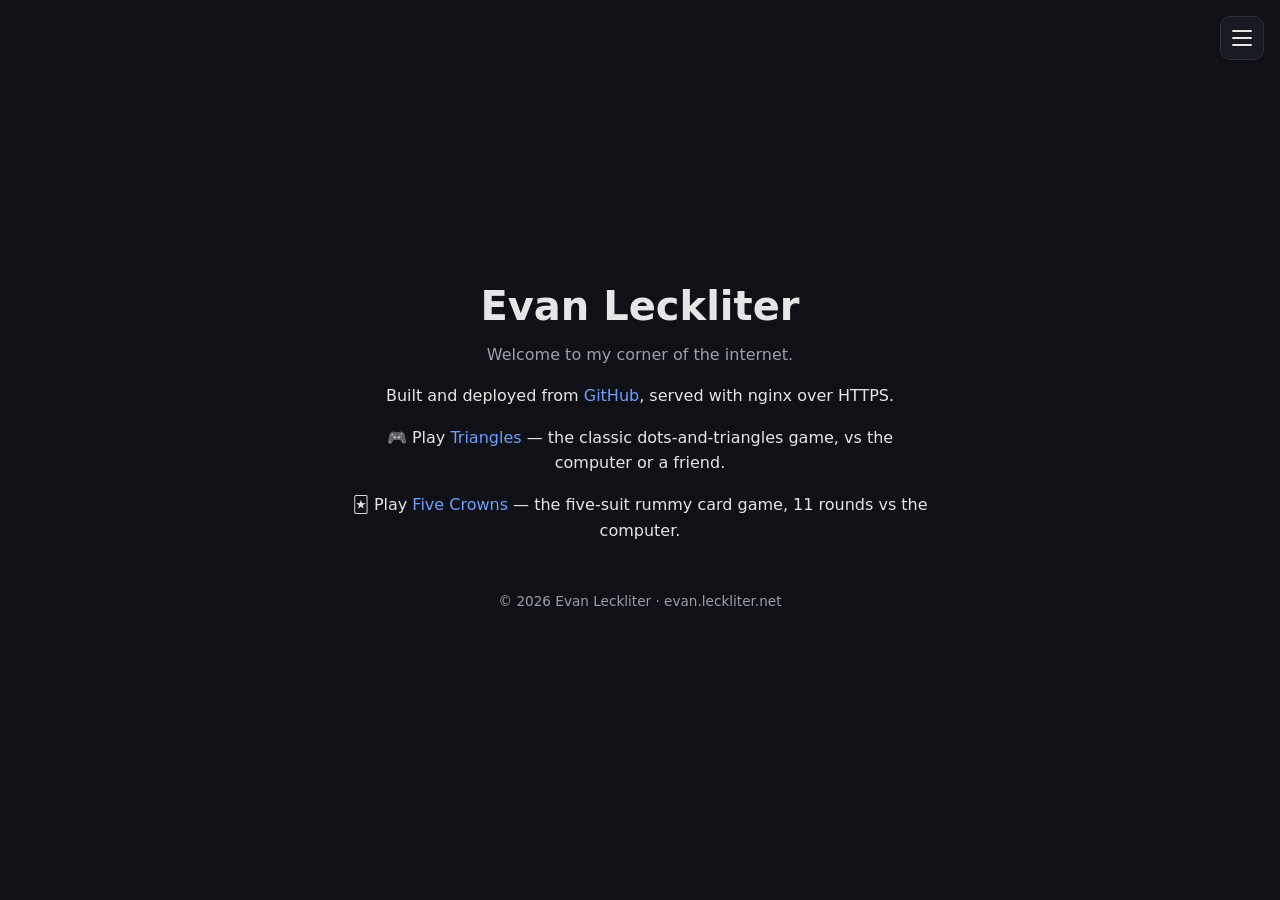
<file: index.html>
<!DOCTYPE html>
<html lang="en">
<head>
  <meta charset="UTF-8" />
  <meta name="viewport" content="width=device-width, initial-scale=1.0" />
  <title>Evan Leckliter</title>
  <meta name="description" content="Personal website of Evan Leckliter." />
  <link rel="stylesheet" href="style.css" />
  <script src="auth.js"></script>
</head>
<body>
  <button class="menu-btn" id="menuBtn" aria-label="Open menu" aria-expanded="false">
    <span></span><span></span><span></span>
  </button>

  <div class="backdrop" id="backdrop"></div>

  <aside class="drawer" id="drawer" aria-hidden="true">
    <button class="close" id="drawerClose" aria-label="Close menu">&times;</button>
    <h2>Menu</h2>
    <p class="who" id="who">Not signed in</p>
    <nav id="drawerNav"></nav>
  </aside>

  <div class="modal-back" id="modalBack">
    <div class="modal" id="modal"></div>
  </div>

  <main class="wrap">
    <header>
      <h1>Evan Leckliter</h1>
      <p class="tagline">Welcome to my corner of the internet.</p>
    </header>

    <section>
      <p>
        Built and deployed from
        <a href="https://github.com/Evan64721/Evan-pi">GitHub</a>,
        served with nginx over HTTPS.
      </p>
      <p>
        🎮 Play <a href="/triangles.html">Triangles</a> &mdash; the classic
        dots-and-triangles game, vs the computer or a friend.
      </p>
      <p>
        🃏 Play <a href="/five-crowns.html">Five Crowns</a> &mdash; the five-suit
        rummy card game, 11 rounds vs the computer.
      </p>
    </section>

    <footer>
      <p>&copy; <span id="year"></span> Evan Leckliter &middot; evan.leckliter.net</p>
    </footer>
  </main>

  <script>
    document.getElementById("year").textContent = new Date().getFullYear();
  </script>

  <script>
  (function () {
    var menuBtn = document.getElementById("menuBtn");
    var drawer = document.getElementById("drawer");
    var backdrop = document.getElementById("backdrop");
    var drawerClose = document.getElementById("drawerClose");
    var who = document.getElementById("who");
    var nav = document.getElementById("drawerNav");
    var modalBack = document.getElementById("modalBack");
    var modal = document.getElementById("modal");

    function esc(s) {
      return String(s).replace(/[&<>"']/g, function (c) {
        return { "&": "&amp;", "<": "&lt;", ">": "&gt;", '"': "&quot;", "'": "&#39;" }[c];
      });
    }

    // Cached snapshot of the last /api/me response so the Stats view doesn't
    // need to refetch.
    var state = { user: null, stats: null };

    // ---------- drawer ----------
    function openDrawer() {
      who.textContent = "Loading…";
      nav.innerHTML = "";
      renderMenu();
      drawer.classList.add("show");
      backdrop.classList.add("show");
      menuBtn.setAttribute("aria-expanded", "true");
      drawer.setAttribute("aria-hidden", "false");
    }
    function closeDrawer() {
      drawer.classList.remove("show");
      backdrop.classList.remove("show");
      menuBtn.setAttribute("aria-expanded", "false");
      drawer.setAttribute("aria-hidden", "true");
    }
    menuBtn.addEventListener("click", openDrawer);
    drawerClose.addEventListener("click", closeDrawer);
    backdrop.addEventListener("click", closeDrawer);

    // Build the menu contextually: Stats + (Login/Signup when signed out,
    // Sign out when signed in). Fetches the current session from the backend.
    function renderMenu() {
      return EvAuth.me().then(function (data) {
        state.user = data.user;
        state.stats = data.stats;
        who.textContent = data.user ? ("Signed in as " + data.user) : "Not signed in";
        nav.innerHTML = "";

        addItem("📊 Stats", showStats);
        if (data.user) {
          addItem("🚪 Sign out", function () {
            EvAuth.logout().then(renderMenu);
          });
        } else {
          addItem("🔑 Login", function () { openAuthModal("login"); });
          addItem("✨ Sign up", function () { openAuthModal("signup"); });
        }
      }).catch(function () {
        who.textContent = "Menu unavailable — is the server running?";
        nav.innerHTML = "";
        addItem("📊 Stats", showStats);
      });
    }
    function addItem(label, handler) {
      var b = document.createElement("button");
      b.textContent = label;
      b.addEventListener("click", handler);
      nav.appendChild(b);
    }

    // ---------- modal ----------
    function openModal(html) {
      modal.innerHTML = html;
      modalBack.classList.add("show");
    }
    function closeModal() { modalBack.classList.remove("show"); }
    modalBack.addEventListener("click", function (e) {
      if (e.target === modalBack) closeModal();
    });
    document.addEventListener("keydown", function (e) {
      if (e.key === "Escape") { closeModal(); closeDrawer(); }
    });

    // ---------- login / signup ----------
    function openAuthModal(mode) {
      var isSignup = mode === "signup";
      openModal(
        '<h2>' + (isSignup ? "Sign up" : "Login") + '</h2>' +
        '<label for="u">Username</label>' +
        '<input id="u" type="text" autocomplete="username" />' +
        '<label for="p">Password</label>' +
        '<input id="p" type="password" autocomplete="' +
          (isSignup ? "new-password" : "current-password") + '" />' +
        '<p class="err" id="err"></p>' +
        '<div class="actions">' +
          '<button id="cancel">Cancel</button>' +
          '<button class="primary" id="go">' +
            (isSignup ? "Create account" : "Login") + '</button>' +
        '</div>'
      );
      var uEl = document.getElementById("u");
      var pEl = document.getElementById("p");
      var err = document.getElementById("err");
      uEl.focus();

      function submit() {
        err.textContent = "";
        var go = document.getElementById("go");
        go.disabled = true;
        var p = isSignup ? EvAuth.signup(uEl.value, pEl.value)
                         : EvAuth.login(uEl.value, pEl.value);
        p.then(function () {
          closeModal();
          renderMenu();
        }).catch(function (ex) {
          err.textContent = ex.message;
          go.disabled = false;
        });
      }
      document.getElementById("go").addEventListener("click", submit);
      document.getElementById("cancel").addEventListener("click", closeModal);
      pEl.addEventListener("keydown", function (e) { if (e.key === "Enter") submit(); });
    }

    // ---------- stats ----------
    function showStats() {
      if (!state.user || !state.stats) {
        openModal(
          '<h2>Stats</h2>' +
          '<p class="stats-empty">Log in or sign up to track your win rate per game.</p>' +
          '<div class="actions"><button class="primary" id="ok">OK</button></div>'
        );
        document.getElementById("ok").addEventListener("click", closeModal);
        return;
      }

      var user = state.user;
      var stats = state.stats;
      var rows = stats.map(function (s) {
        var rate = s.games ? s.winRate.toFixed(0) + "%" : "—";
        var detail = s.games
          ? (s.wins + " win" + (s.wins === 1 ? "" : "s") + " / " +
             s.games + " game" + (s.games === 1 ? "" : "s"))
          : "No games played yet";
        return (
          '<div class="stat-row">' +
            '<div class="game">' + esc(s.label) + '</div>' +
            '<div class="rate">' + rate + '</div>' +
            '<div class="detail">' + detail + '</div>' +
          '</div>'
        );
      }).join("");

      openModal(
        '<h2>Stats — ' + esc(user) + '</h2>' +
        '<div class="stats-grid">' + rows + '</div>' +
        '<div class="actions"><button class="primary" id="ok">Done</button></div>'
      );
      document.getElementById("ok").addEventListener("click", closeModal);
    }
  })();
  </script>
</body>
</html>
</file>
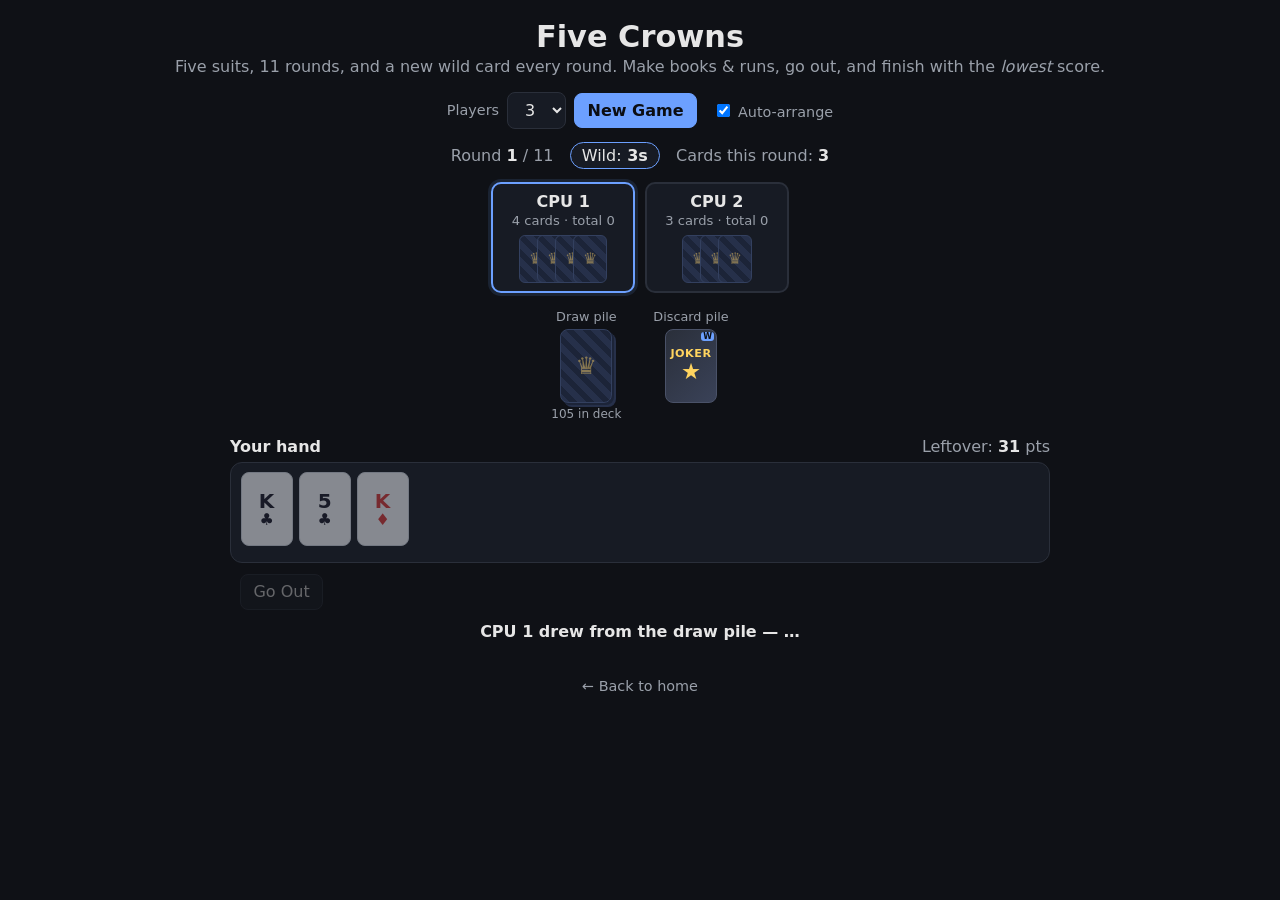
<file: five-crowns.html>
<!DOCTYPE html>
<html lang="en">
<head>
<meta charset="UTF-8" />
<meta name="viewport" content="width=device-width, initial-scale=1.0" />
<title>Five Crowns &middot; Evan Leckliter</title>
<meta name="description" content="Five Crowns — the five-suit rummy card game. Play vs the computer across 11 rounds." />
<script src="auth.js"></script>
<style>
  :root{ --bg:#0f1116; --fg:#e6e6e6; --muted:#9aa0aa; --line:#2a2f3a; --panel:#171b24; --accent:#6ca0ff; }
  *{ box-sizing:border-box; }
  body{ margin:0; min-height:100vh; font-family:system-ui,-apple-system,"Segoe UI",Roboto,sans-serif;
        background:var(--bg); color:var(--fg); padding:1.2rem 1rem 3rem; display:flex; flex-direction:column; align-items:center; }
  h1{ font-size:1.9rem; margin:0 0 .15rem; }
  .sub{ color:var(--muted); margin:0 0 1rem; text-align:center; }
  .controls{ display:flex; flex-wrap:wrap; gap:.5rem; justify-content:center; align-items:center; margin-bottom:.8rem; }
  .controls label{ color:var(--muted); font-size:.9rem; }
  select,button{ font:inherit; color:var(--fg); background:var(--panel); border:1px solid var(--line); border-radius:8px; padding:.45rem .8rem; cursor:pointer; }
  button.primary{ background:var(--accent); color:#0b0d12; border-color:var(--accent); font-weight:600; }
  button:disabled{ opacity:.4; cursor:default; }
  button:not(:disabled):hover{ border-color:var(--accent); }
  .roundbar{ display:flex; gap:1rem; align-items:center; justify-content:center; flex-wrap:wrap; margin-bottom:.8rem; color:var(--muted); }
  .roundbar b{ color:var(--fg); }
  .wildbadge{ display:inline-flex; align-items:center; gap:.35rem; background:var(--panel); border:1px solid var(--accent); border-radius:20px; padding:.2rem .7rem; color:var(--fg); }
  .opponents{ display:flex; gap:.6rem; flex-wrap:wrap; justify-content:center; margin-bottom:1rem; }
  .opp{ background:var(--panel); border:2px solid var(--line); border-radius:10px; padding:.5rem .8rem; min-width:9rem; text-align:center; }
  .opp.turn{ border-color:var(--accent); box-shadow:0 0 0 3px rgba(108,160,255,.12); }
  .opp.out{ border-color:#5fd48a; }
  .opp .nm{ font-weight:600; } .opp .meta{ color:var(--muted); font-size:.82rem; margin-top:.15rem; }
  .table{ display:flex; gap:2rem; align-items:center; justify-content:center; margin-bottom:1rem; }
  .pile{ text-align:center; }
  .pile .lbl{ color:var(--muted); font-size:.8rem; margin-bottom:.3rem; }
  .card{ width:52px; height:74px; border-radius:8px; background:#f4f6fb; color:#111; display:inline-flex; flex-direction:column; align-items:center; justify-content:center; position:relative; border:1px solid #cfd5df; user-select:none; font-weight:700; }
  .card .rk{ font-size:1.25rem; line-height:1; } .card .su{ font-size:1rem; line-height:1.1; }
  .card.red{ color:#d63a3a; } .card.dark{ color:#1a1a2a; } .card.gold{ color:#c8901a; }
  .card.joker{ background:linear-gradient(135deg,#2a2f3a,#3a4258); color:#ffd45f; border-color:#4a5268; }
  .card.joker .rk{ font-size:.7rem; letter-spacing:.5px; } .card.joker .su{ font-size:1.4rem; }
  .card.back{ background:repeating-linear-gradient(45deg,#26304a,#26304a 6px,#1c2438 6px,#1c2438 12px); border-color:#33405f; color:transparent; }
  .card.back .emblem{ color:#d7b45e; opacity:.55; font-size:1.5rem; }
  .card.stack{ box-shadow:2px 2px 0 #1c2438,4px 4px 0 #26304a; }
  .card.mini{ width:34px; height:48px; border-radius:6px; font-weight:700; }
  .card.mini .rk{ font-size:.85rem; } .card.mini .su{ font-size:.68rem; }
  .card.mini.joker .rk{ font-size:.5rem; } .card.mini.joker .su{ font-size:.9rem; }
  .card.mini.back .emblem{ font-size:1rem; }
  .opp{ max-width:300px; }
  .oppcards{ display:flex; flex-wrap:wrap; gap:5px 7px; justify-content:center; margin-top:.45rem; }
  .oppgrp{ display:inline-flex; gap:2px; }
  .oppfan{ display:flex; justify-content:center; margin-top:.4rem; padding-left:16px; }
  .oppfan .card{ margin-left:-16px; }
  .card.clickable{ cursor:pointer; } .card.clickable:hover{ transform:translateY(-4px); transition:transform .1s; box-shadow:0 4px 10px rgba(0,0,0,.4); }
  .card .wbadge{ position:absolute; top:2px; right:2px; background:var(--accent); color:#0b0d12; font-size:.5rem; font-weight:700; border-radius:3px; padding:0 2px; }
  .pilecount{ color:var(--muted); font-size:.75rem; margin-top:.25rem; }
  .handwrap{ width:100%; max-width:820px; }
  .handhdr{ display:flex; justify-content:space-between; align-items:center; margin-bottom:.4rem; flex-wrap:wrap; gap:.5rem; }
  .hand{ display:flex; flex-wrap:wrap; gap:6px; padding:.6rem; background:var(--panel); border:1px solid var(--line); border-radius:12px; min-height:92px; }
  .hand .card{ margin-bottom:6px; }
  .grp0{ box-shadow:0 3px 0 #6ca0ff; } .grp1{ box-shadow:0 3px 0 #ff7a59; } .grp2{ box-shadow:0 3px 0 #5fd48a; }
  .grp3{ box-shadow:0 3px 0 #c78cff; } .grp4{ box-shadow:0 3px 0 #ffd45f; } .grp5{ box-shadow:0 3px 0 #4ad6c8; }
  .dead{ opacity:.5; }
  .actions{ display:flex; gap:.6rem; align-items:center; margin-top:.7rem; flex-wrap:wrap; }
  .leftover{ color:var(--muted); } .leftover b{ color:var(--fg); }
  #status{ margin:.8rem 0; min-height:1.3rem; font-weight:600; text-align:center; }
  a.back{ color:var(--muted); text-decoration:none; margin-top:1.4rem; font-size:.9rem; } a.back:hover{ color:var(--accent); text-decoration:underline; }
  .overlay{ position:fixed; inset:0; background:rgba(8,10,14,.72); display:none; align-items:center; justify-content:center; z-index:20; }
  .overlay.show{ display:flex; }
  .modal{ background:var(--panel); border:1px solid var(--line); border-radius:14px; padding:1.4rem 1.6rem; max-width:460px; width:92%; text-align:center; }
  .modal h2{ margin:.1rem 0 1rem; }
  .modal table{ width:100%; border-collapse:collapse; margin-bottom:1rem; }
  .modal td,.modal th{ padding:.35rem .5rem; text-align:left; border-bottom:1px solid var(--line); }
  .modal td.n{ text-align:right; } .modal tr.win td{ color:#5fd48a; font-weight:700; }
  .confetti{ position:fixed; inset:0; pointer-events:none; z-index:25; }
</style>
</head>
<body>
  <h1>Five Crowns</h1>
  <p class="sub">Five suits, 11 rounds, and a new wild card every round. Make books &amp; runs, go out, and finish with the <em>lowest</em> score.</p>

  <div class="controls">
    <label for="players">Players</label>
    <select id="players">
      <option value="2">2</option><option value="3" selected>3</option><option value="4">4</option>
      <option value="5">5</option><option value="6">6</option><option value="7">7</option>
    </select>
    <button id="newgame" class="primary">New Game</button>
    <label style="margin-left:.5rem;"><input type="checkbox" id="autoarr" checked /> Auto-arrange</label>
  </div>

  <div class="roundbar">
    <span>Round <b id="roundno">1</b> / 11</span>
    <span class="wildbadge">Wild: <b id="wildlbl">3s</b></span>
    <span>Cards this round: <b id="cardno">3</b></span>
  </div>

  <div class="opponents" id="opponents"></div>

  <div class="table">
    <div class="pile"><div class="lbl">Draw pile</div><div id="drawpile"></div><div class="pilecount" id="drawcount"></div></div>
    <div class="pile"><div class="lbl">Discard pile</div><div id="discardpile"></div><div class="pilecount">&nbsp;</div></div>
  </div>

  <div class="handwrap">
    <div class="handhdr">
      <span style="font-weight:600;">Your hand</span>
      <span class="leftover">Leftover: <b id="leftover">0</b> pts</span>
    </div>
    <div class="hand" id="hand"></div>
    <div class="actions">
      <span id="hint" class="leftover"></span>
      <button id="goout" disabled>Go Out</button>
    </div>
  </div>

  <div id="status"></div>
  <a class="back" href="/">&larr; Back to home</a>

  <div class="overlay" id="overlay"><div class="modal" id="modal"></div></div>
  <canvas class="confetti" id="confetti" width="10" height="10" style="display:none;"></canvas>

<script>
(function(){
/* ============ ENGINE (unit-tested separately) ============ */
function wildRank(round){ if(round<=8) return round+2; if(round===9) return null; if(round===10) return 12; return 13; }
function isWild(c,round){ if(c.joker) return true; const w=wildRank(round); return w!==null && c.rank===w; }
function cardPoints(c,round){ if(c.joker) return 50; if(isWild(c,round)) return 20; return c.rank; }
function bestMeld(cards,round){
  const nat=[],wild=[];
  for(const c of cards)(isWild(c,round)?wild:nat).push(c);
  const m=nat.length, natPts=nat.map(c=>cardPoints(c,round)), W=wild.length;
  const wvalsAsc=wild.map(c=>cardPoints(c,round)).sort((a,b)=>a-b);
  const cheapestLeft=wr=>{let s=0;for(let t=0;t<wr;t++)s+=wvalsAsc[t];return s;};
  const melds=[]; const byRank={};
  nat.forEach((c,i)=>{(byRank[c.rank]=byRank[c.rank]||[]).push(i);});
  for(const R in byRank){ const list=byRank[R],cnt=list.length;
    for(let sub=1;sub<(1<<cnt);sub++){ let mask=0,sz=0;
      for(let b=0;b<cnt;b++) if(sub&(1<<b)){mask|=(1<<list[b]);sz++;}
      const kMin=Math.max(0,3-sz); if(kMin<=W) melds.push({natMask:mask,kMin,book:true}); } }
  const bySuit={}; nat.forEach((c,i)=>{(bySuit[c.suit]=bySuit[c.suit]||[]).push(i);});
  for(const S in bySuit){ const rmap={};
    bySuit[S].forEach(i=>{(rmap[nat[i].rank]=rmap[nat[i].rank]||[]).push(i);});
    for(let lo=3;lo<=13;lo++) for(let hi=lo+2;hi<=13;hi++){
      let combos=[{mask:0,natCount:0,k:0}],ok=true;
      for(let r=lo;r<=hi;r++){ const opts=[]; if(rmap[r]) for(const idx of rmap[r]) opts.push({idx}); opts.push({wild:true});
        const next=[]; for(const cb of combos) for(const o of opts){
          if(o.wild){ if(cb.k+1<=W) next.push({mask:cb.mask,natCount:cb.natCount,k:cb.k+1}); }
          else next.push({mask:cb.mask|(1<<o.idx),natCount:cb.natCount+1,k:cb.k}); }
        combos=next; if(!combos.length){ok=false;break;} }
      if(!ok) continue;
      for(const cb of combos) if(cb.natCount>=1&&cb.k<=W) melds.push({natMask:cb.mask,kMin:cb.k,book:false}); } }
  const byLow=Array.from({length:Math.max(1,m)},()=>[]);
  for(const md of melds){ let i=0; while(!(md.natMask&(1<<i)))i++; byLow[i].push(md); }
  const memo=new Map();
  function solve(mask,wr){
    if(mask===0) return wr>=3?0:cheapestLeft(wr);
    const key=mask*(W+1)+wr, cached=memo.get(key); if(cached!==undefined) return cached;
    let i=0; while(!(mask&(1<<i)))i++;
    let best=natPts[i]+solve(mask&~(1<<i),wr);
    for(const md of byLow[i]){ if((md.natMask&mask)!==md.natMask) continue; const rest=mask&~md.natMask;
      if(md.book){ for(let k=md.kMin;k<=wr;k++){ const v=solve(rest,wr-k); if(v<best)best=v; } }
      else if(md.kMin<=wr){ const v=solve(rest,wr-md.kMin); if(v<best)best=v; } }
    memo.set(key,best); return best;
  }
  const score=solve((1<<m)-1,W);
  const groups=[]; const wildPool=wild.slice().sort((a,b)=>cardPoints(b,round)-cardPoints(a,round));
  const natCardsOf=mask=>{const out=[];for(let b=0;b<m;b++) if(mask&(1<<b)) out.push(nat[b]); return out;};
  function rebuild(mask,wr){
    if(mask===0){ if(wr>=3){ groups.push({cards:wildPool.splice(0,wr),type:'book'}); return []; } return wildPool.splice(0,wr); }
    let i=0; while(!(mask&(1<<i)))i++; const target=solve(mask,wr);
    if(natPts[i]+solve(mask&~(1<<i),wr)===target) return [nat[i],...rebuild(mask&~(1<<i),wr)];
    for(const md of byLow[i]){ if((md.natMask&mask)!==md.natMask) continue; const rest=mask&~md.natMask;
      if(md.book){ for(let k=md.kMin;k<=wr;k++) if(solve(rest,wr-k)===target){
        groups.push({cards:[...natCardsOf(md.natMask),...wildPool.splice(0,k)],type:'book'}); return rebuild(rest,wr-k); } }
      else if(md.kMin<=wr&&solve(rest,wr-md.kMin)===target){
        groups.push({cards:[...natCardsOf(md.natMask),...wildPool.splice(0,md.kMin)],type:'run'}); return rebuild(rest,wr-md.kMin); } }
    return [nat[i],...rebuild(mask&~(1<<i),wr)];
  }
  const deadwood=rebuild((1<<m)-1,W);
  return {score,groups,deadwood};
}
function canGoOut(hand,round){ for(let i=0;i<hand.length;i++){ const rest=hand.slice(0,i).concat(hand.slice(i+1)); if(bestMeld(rest,round).score===0) return i; } return -1; }

/* ============ CARD HELPERS ============ */
const SUIT=[{ch:'♥',cls:'red'},{ch:'♠',cls:'dark'},{ch:'♣',cls:'dark'},{ch:'♦',cls:'red'},{ch:'★',cls:'gold'}];
function rankStr(r){ return r===11?'J':r===12?'Q':r===13?'K':(''+r); }
let uid=0;
function buildDeck(){ const d=[]; for(let deck=0;deck<2;deck++){ for(let s=0;s<5;s++) for(let r=3;r<=13;r++) d.push({id:uid++,joker:false,suit:s,rank:r}); for(let j=0;j<3;j++) d.push({id:uid++,joker:true,suit:-1,rank:0}); } return d; }
function shuffle(a){ for(let i=a.length-1;i>0;i--){ const j=Math.floor(Math.random()*(i+1)); [a[i],a[j]]=[a[j],a[i]]; } return a; }
function wildLabel(round){ const w=wildRank(round); if(w===null) return 'Jokers'; return rankStr(w)+'s'; }

/* ============ GAME STATE ============ */
const G={ n:3, players:[], round:1, dealer:0, current:0, draw:[], discard:[], phase:'idle', outPlayer:-1, auto:true, drewThisTurn:false };
const $=id=>document.getElementById(id);

function newGame(){
  G.n=+$('players').value; G.round=1; G.dealer=0; G.auto=$('autoarr').checked;
  G.players=[]; for(let i=0;i<G.n;i++) G.players.push({name:i===0?'You':'CPU '+i, isHuman:i===0, hand:[], cum:0, roundScore:null, out:false});
  hideOverlay(); startRound();
}
function startRound(){
  const need=G.round+2;
  const deck=shuffle(buildDeck());
  G.players.forEach(p=>{ p.hand=[]; p.out=false; p.roundScore=null; });
  for(let k=0;k<need;k++) for(let i=0;i<G.n;i++){ const idx=(G.dealer+1+i)%G.n; G.players[idx].hand.push(deck.pop()); }
  G.discard=[deck.pop()]; G.draw=deck;
  G.outPlayer=-1; G.current=(G.dealer+1)%G.n; G.phase='draw'; G.drewThisTurn=false; G.turnCount=0;
  renderAll(); beginTurn();
}
function beginTurn(){
  if(G.phase==='over') return;
  const p=G.players[G.current];
  G.phase='draw'; G.drewThisTurn=false;
  setStatus((p.isHuman?'Your':p.name+"'s")+' turn — draw a card');
  renderAll();
  if(!p.isHuman) setTimeout(cpuTurn,700);
}
function ensureDraw(){ if(G.draw.length===0){ const top=G.discard.pop(); G.draw=shuffle(G.discard); G.discard=[top]; setStatus('Draw pile empty — the discard pile is reshuffled back into the deck.'); return true; } return false; }
function playerDraw(source){
  const p=G.players[G.current];
  ensureDraw();
  const card = source==='discard'? G.discard.pop() : G.draw.pop();
  p.hand.push(card); G.drewThisTurn=true; G.phase='discard';
  setStatus((p.isHuman?'You':p.name)+' drew from the '+source+' pile — '+(p.isHuman?'now discard one card':'…'));
  renderAll();
}
function doDiscard(card, goingOut){
  const p=G.players[G.current];
  const idx=p.hand.findIndex(c=>c.id===card.id); if(idx<0) return;
  p.hand.splice(idx,1); G.discard.push(card);
  if(goingOut){ p.out=true; G.outPlayer=G.current; setStatus((p.isHuman?'You':p.name)+' went out!'); }
  endTurn();
}
function endTurn(){
  G.turnCount=(G.turnCount||0)+1;
  G.current=(G.current+1)%G.n;
  if(G.outPlayer!==-1 && G.current===G.outPlayer){ endRound(); return; }
  if(G.turnCount>600){ endRound(); return; } // safety: nobody could go out
  beginTurn();
}

/* ---- CPU ---- */
function cpuTurn(){
  const p=G.players[G.current];
  const cur=bestMeld(p.hand,G.round).score;
  // consider taking the discard top
  let take=false;
  if(G.discard.length){ const top=G.discard[G.discard.length-1]; const trial=p.hand.concat([top]);
    let bestAfter=Infinity; for(let i=0;i<trial.length;i++){ const rest=trial.slice(0,i).concat(trial.slice(i+1)); const s=bestMeld(rest,G.round).score; if(s<bestAfter)bestAfter=s; }
    if(bestAfter<cur) take=true; }
  playerDraw(take?'discard':'draw');
  setTimeout(()=>{
    // choose discard minimizing leftover; tiebreak highest points
    let bestScore=Infinity,bestCard=null,bestPts=-1;
    for(let i=0;i<p.hand.length;i++){ const c=p.hand[i]; const rest=p.hand.slice(0,i).concat(p.hand.slice(i+1));
      const s=bestMeld(rest,G.round).score; const pts=cardPoints(c,G.round);
      if(s<bestScore||(s===bestScore&&pts>bestPts)){ bestScore=s; bestCard=c; bestPts=pts; } }
    const out = bestScore===0 && G.outPlayer===-1;
    doDiscard(bestCard,out);
  },650);
}

/* ---- SCORING / ROUND END ---- */
function endRound(){
  G.phase='scoring';
  G.players.forEach(p=>{ p.roundScore = p.out ? 0 : bestMeld(p.hand,G.round).score; p.cum += p.roundScore; });
  renderAll();
  showResults();
}
function nextRound(){
  if(G.round>=11){ return; }
  G.round++; G.dealer=(G.dealer+1)%G.n; hideOverlay(); startRound();
}

/* ============ RENDERING ============ */
function cardEl(card, opts){
  opts=opts||{};
  const d=document.createElement('div'); d.className='card'; if(opts.mini) d.classList.add('mini');
  if(opts.back||card===null){ d.classList.add('back'); d.innerHTML='<span class="emblem">♛</span>'; return d; }
  if(card.joker){ d.classList.add('joker'); d.innerHTML='<span class="rk">'+(opts.mini?'JKR':'JOKER')+'</span><span class="su">★</span>'; }
  else { d.classList.add(SUIT[card.suit].cls); d.innerHTML='<span class="rk">'+rankStr(card.rank)+'</span><span class="su">'+SUIT[card.suit].ch+'</span>'; }
  if(opts.wild){ const b=document.createElement('span'); b.className='wbadge'; b.textContent='W'; d.appendChild(b); }
  if(opts.groupIdx!=null && opts.groupIdx>=0) d.classList.add('grp'+(opts.groupIdx%6));
  if(opts.dead) d.classList.add('dead');
  return d;
}
function renderAll(){
  $('roundno').textContent=G.round; $('wildlbl').textContent=wildLabel(G.round); $('cardno').textContent=G.round+2;
  // opponents
  const ob=$('opponents'); ob.innerHTML='';
  G.players.forEach((p,i)=>{ if(p.isHuman) return;
    const el=document.createElement('div'); el.className='opp'+(G.current===i&&G.phase!=='scoring'?' turn':'')+(p.out?' out':'');
    const revealed = p.out || G.phase==='scoring';
    if(revealed){
      const meld=bestMeld(p.hand,G.round);
      const lo = p.roundScore!=null ? p.roundScore : meld.score;
      el.innerHTML='<div class="nm">'+p.name+(p.out?' ✅ out':'')+'</div><div class="meta">total '+p.cum+' · leftover '+lo+'</div>';
      const wrap=document.createElement('div'); wrap.className='oppcards';
      meld.groups.forEach((g,gi)=>{ const grp=document.createElement('div'); grp.className='oppgrp';
        g.cards.forEach(c=>grp.appendChild(cardEl(c,{mini:true,wild:isWild(c,G.round),groupIdx:gi}))); wrap.appendChild(grp); });
      meld.deadwood.forEach(c=> wrap.appendChild(cardEl(c,{mini:true,wild:isWild(c,G.round),dead:true})));
      el.appendChild(wrap);
    } else {
      el.innerHTML='<div class="nm">'+p.name+'</div><div class="meta">'+p.hand.length+' cards · total '+p.cum+'</div>';
      const fan=document.createElement('div'); fan.className='oppfan';
      for(let k=0;k<p.hand.length;k++) fan.appendChild(cardEl(null,{back:true,mini:true}));
      el.appendChild(fan);
    }
    ob.appendChild(el); });
  // piles
  const dp=$('drawpile'); dp.innerHTML=''; const back=cardEl(null,{back:true}); back.classList.add('stack');
  if(humanTurn()&&G.phase==='draw'){ back.classList.add('clickable'); back.onclick=()=>playerDraw('draw'); }
  dp.appendChild(back); $('drawcount').textContent=G.draw.length+' in deck';
  const disc=$('discardpile'); disc.innerHTML='';
  if(G.discard.length){ const top=G.discard[G.discard.length-1]; const te=cardEl(top,{wild:isWild(top,G.round)});
    if(humanTurn()&&G.phase==='draw'){ te.classList.add('clickable'); te.onclick=()=>playerDraw('discard'); } disc.appendChild(te); }
  else disc.appendChild(cardEl(null,{back:true}));
  renderHand();
  // go out button
  const human=G.players[0];
  const canOut = humanTurn()&&G.phase==='discard'&&G.outPlayer===-1&&canGoOut(human.hand,G.round)>=0;
  $('goout').disabled=!canOut;
  $('hint').textContent = humanTurn()? (G.phase==='draw'?'Draw from a pile above.':'Click a card to discard'+(canOut?', or press Go Out.':'.')) : '';
}
function humanTurn(){ return G.current===0 && (G.phase==='draw'||G.phase==='discard'); }
function renderHand(){
  const human=G.players[0]; const he=$('hand'); he.innerHTML='';
  const meld=bestMeld(human.hand,G.round);
  $('leftover').textContent=meld.score;
  // map card id -> group index
  const gmap={}; meld.groups.forEach((g,gi)=>g.cards.forEach(c=>gmap[c.id]=gi));
  let order;
  if(G.auto){ order=[]; meld.groups.forEach(g=>g.cards.forEach(c=>order.push(c))); meld.deadwood.forEach(c=>order.push(c)); }
  else order=human.hand.slice();
  order.forEach(card=>{
    const gi = gmap[card.id]!=null?gmap[card.id]:-1;
    const el=cardEl(card,{wild:isWild(card,G.round),groupIdx:gi,dead:gi<0});
    if(humanTurn()&&G.phase==='discard'){ el.classList.add('clickable'); }
    attachHandPointer(el,card);
    he.appendChild(el);
  });
}
// tap = discard (discard phase); drag = reorder (turns off auto-arrange)
let drag=null;
function attachHandPointer(el,card){
  el.addEventListener('pointerdown',e=>{ drag={card,x:e.clientX,y:e.clientY,moved:false,el}; try{el.setPointerCapture(e.pointerId);}catch(_){} });
  el.addEventListener('pointermove',e=>{ if(!drag||drag.card.id!==card.id) return; if(Math.hypot(e.clientX-drag.x,e.clientY-drag.y)>8) drag.moved=true; });
  el.addEventListener('pointerup',e=>{
    if(!drag||drag.card.id!==card.id){ drag=null; return; }
    if(!drag.moved){ // tap
      if(humanTurn()&&G.phase==='discard'){ const canOut=G.outPlayer===-1&&canGoOut(G.players[0].hand,G.round)>=0;
        // normal discard (Go Out is a separate button)
        doDiscard(card,false); }
    } else { // reorder within hand by pointer x
      reorderHand(card,e.clientX); }
    drag=null;
  });
}
function reorderHand(card,x){
  const human=G.players[0];
  if(G.auto){ $('autoarr').checked=false; G.auto=false; } // switch to manual order first
  const from=human.hand.findIndex(c=>c.id===card.id); if(from<0){ renderHand(); return; }
  // determine target index from card centers
  const cards=[...$('hand').children]; let to=cards.length-1;
  for(let i=0;i<cards.length;i++){ const r=cards[i].getBoundingClientRect(); if(x < r.left+r.width/2){ to=i; break; } }
  const [c]=human.hand.splice(from,1);
  if(to>from) to--; human.hand.splice(Math.max(0,Math.min(human.hand.length,to)),0,c);
  renderHand();
}

/* ============ RESULTS / OVERLAY ============ */
function showResults(){
  const over=G.round>=11;
  const sorted=[...G.players].map((p,i)=>({p,i})).sort((a,b)=>a.p.cum-b.p.cum);
  const leadCum=sorted[0].p.cum;
  let rows='';
  G.players.forEach(p=>{ rows+='<tr'+(over&&p.cum===leadCum?' class="win"':'')+'><td>'+p.name+(p.out?' ✅':'')+'</td><td class="n">'+p.roundScore+'</td><td class="n">'+p.cum+'</td></tr>'; });
  let html='';
  if(over){ const w=sorted[0].p; html='<h2>🏆 '+(w.isHuman?'You win!':w.name+' wins!')+'</h2>'; launchConfetti();
    // Record the result for the signed-in player. A tie means multiple players
    // share the lowest total; the human wins outright only if uniquely lowest.
    if(window.EvAuth){
      const humanCum=G.players.find(p=>p.isHuman).cum;
      const sharedLow=G.players.filter(p=>p.cum===leadCum).length>1;
      const outcome=(humanCum===leadCum)?(sharedLow?'tie':'win'):'loss';
      EvAuth.recordResult('five-crowns', outcome);
    }
  }
  else html='<h2>Round '+G.round+' complete</h2>';
  html+='<table><tr><th>Player</th><th class="n">Round</th><th class="n">Total</th></tr>'+rows+'</table>';
  html+= over? '<button class="primary" id="again">Play Again</button>' : '<button class="primary" id="cont">Next Round (Round '+(G.round+1)+')</button>';
  $('modal').innerHTML=html; $('overlay').classList.add('show');
  if(over){ G.phase='over'; $('again').onclick=()=>{ stopConfetti(); newGame(); }; }
  else $('cont').onclick=nextRound;
}
function hideOverlay(){ $('overlay').classList.remove('show'); stopConfetti(); }
function setStatus(t){ $('status').textContent=t; }

/* ---- confetti (game over) ---- */
let cf=null, cfId=0;
function launchConfetti(){
  const cv=$('confetti'); cv.style.display='block'; cv.width=innerWidth; cv.height=innerHeight;
  const ctx=cv.getContext('2d'); const cols=['#6ca0ff','#ff7a59','#5fd48a','#ffd45f','#c78cff','#ffffff'];
  cf=[]; for(let i=0;i<180;i++){ const ang=-Math.PI/2+(Math.random()-0.5)*2.2, spd=4+Math.random()*8;
    cf.push({x:innerWidth/2+(Math.random()-0.5)*120,y:innerHeight*0.35,vx:Math.cos(ang)*spd,vy:Math.sin(ang)*spd,
      s:4+Math.random()*6,rot:Math.random()*6.28,vr:(Math.random()-0.5)*0.4,c:cols[(Math.random()*cols.length)|0],sh:Math.random()<0.5?0:1}); }
  let frames=0;
  (function loop(){ frames++; ctx.clearRect(0,0,cv.width,cv.height);
    for(const p of cf){ p.vy+=0.15; p.vx*=0.995; p.x+=p.vx; p.y+=p.vy; p.rot+=p.vr;
      ctx.save(); ctx.translate(p.x,p.y); ctx.rotate(p.rot); ctx.fillStyle=p.c;
      if(p.sh===0) ctx.fillRect(-p.s/2,-p.s/2,p.s,p.s*0.6); else { ctx.beginPath(); ctx.arc(0,0,p.s/2,0,6.28); ctx.fill(); } ctx.restore(); }
    cf=cf.filter(p=>p.y<cv.height+30);
    if(cf.length&&frames<600) cfId=requestAnimationFrame(loop); else { cfId=0; }
  })();
}
function stopConfetti(){ if(cfId) cancelAnimationFrame(cfId); cfId=0; const cv=$('confetti'); if(cv){ cv.getContext('2d').clearRect(0,0,cv.width,cv.height); cv.style.display='none'; } }

/* ============ EVENTS ============ */
$('newgame').onclick=newGame;
$('players').onchange=newGame;
$('autoarr').onchange=()=>{ G.auto=$('autoarr').checked; renderHand(); };
$('goout').onclick=()=>{ const human=G.players[0]; const i=canGoOut(human.hand,G.round); if(i<0) return; doDiscard(human.hand[i],true); };
newGame();
})();
</script>
</body>
</html>
</file>
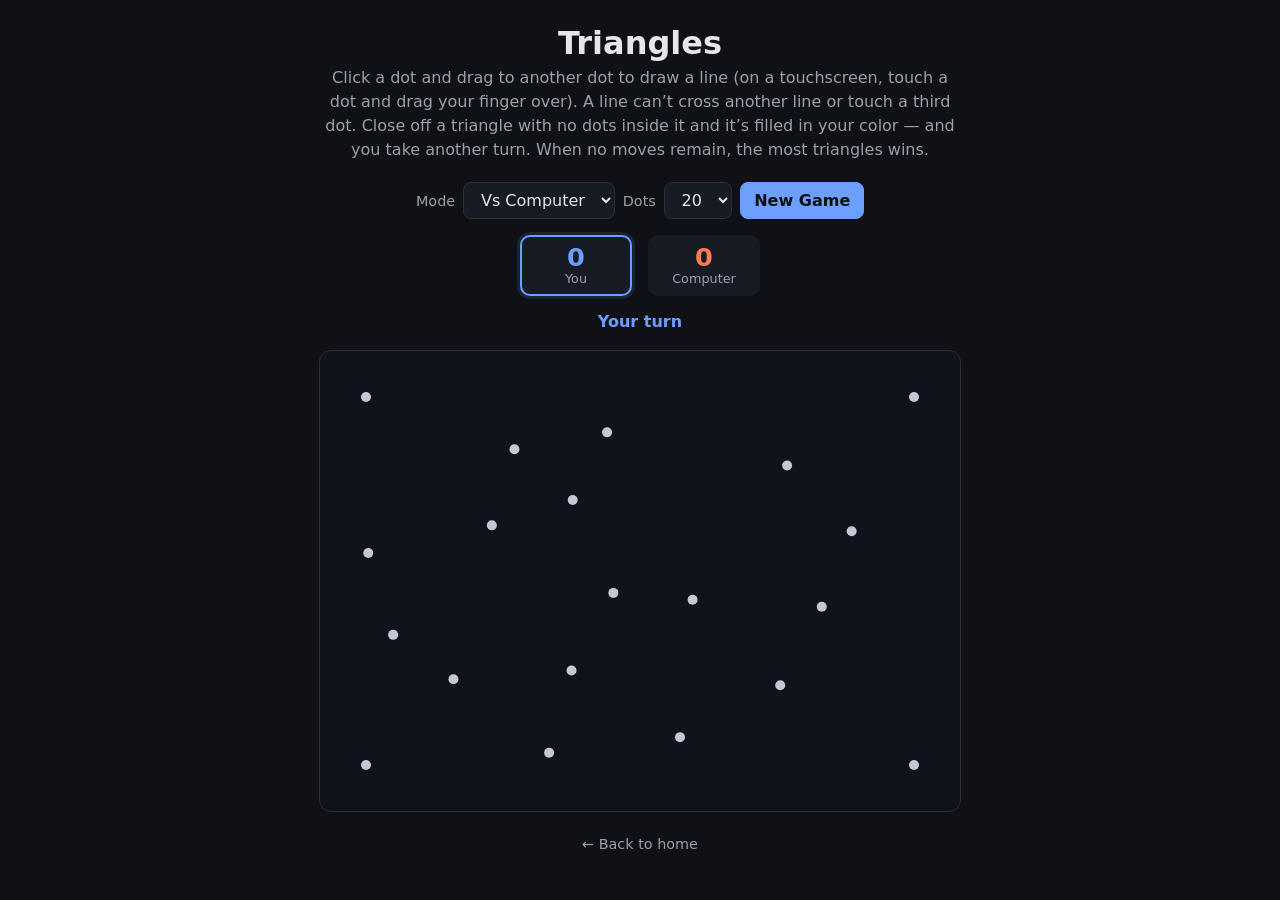
<file: triangles.html>
<!DOCTYPE html>
<html lang="en">
<head>
  <meta charset="UTF-8" />
  <meta name="viewport" content="width=device-width, initial-scale=1.0" />
  <title>Triangles &middot; Evan Leckliter</title>
  <meta name="description" content="Triangles — connect the scattered dots and claim the triangles you complete. Play vs the computer or a friend." />
  <script src="auth.js"></script>
  <style>
    :root {
      --bg: #0f1116; --fg: #e6e6e6; --muted: #9aa0aa; --line: #2a2f3a;
      --p0: #6ca0ff; --p1: #ff7a59; --accent: #6ca0ff;
    }
    * { box-sizing: border-box; }
    body {
      margin: 0; min-height: 100vh;
      display: flex; flex-direction: column; align-items: center;
      font-family: system-ui, -apple-system, "Segoe UI", Roboto, sans-serif;
      background: var(--bg); color: var(--fg); padding: 1.5rem 1rem 3rem;
    }
    h1 { font-size: 2rem; margin: 0 0 .25rem; }
    .sub { color: var(--muted); margin: 0 0 1.25rem; text-align: center; max-width: 40rem; line-height: 1.5; }
    .controls { display: flex; flex-wrap: wrap; gap: .5rem; justify-content: center; margin-bottom: 1rem; }
    .controls label { color: var(--muted); font-size: .9rem; align-self: center; }
    select, button {
      font: inherit; color: var(--fg); background: #171b24;
      border: 1px solid var(--line); border-radius: 8px; padding: .45rem .8rem; cursor: pointer;
    }
    button.primary { background: var(--accent); color: #0b0d12; border-color: var(--accent); font-weight: 600; }
    button:hover { border-color: var(--accent); }
    .scoreboard { display: flex; gap: 1rem; margin-bottom: .75rem; }
    .score { padding: .5rem 1rem; border-radius: 10px; border: 2px solid transparent; min-width: 7rem; text-align: center; background: #171b24; }
    .score.p0 { color: var(--p0); } .score.p1 { color: var(--p1); }
    .score.active { border-color: currentColor; box-shadow: 0 0 0 3px rgba(108,160,255,.12); }
    .score .num { font-size: 1.6rem; font-weight: 700; line-height: 1; }
    .score .name { font-size: .8rem; color: var(--muted); }
    #status { margin: .25rem 0 1rem; min-height: 1.4rem; font-weight: 600; }
    canvas { touch-action: none; max-width: 100%; height: auto; background: #10131a; border-radius: 12px; border: 1px solid var(--line); }
    a.back { color: var(--muted); text-decoration: none; margin-top: 1.5rem; font-size: .9rem; }
    a.back:hover { color: var(--accent); text-decoration: underline; }
  </style>
</head>
<body>
  <h1>Triangles</h1>
  <p class="sub">Click a dot and drag to another dot to draw a line (on a touchscreen, touch a dot and drag your finger over). A line can&rsquo;t cross another line or touch a third dot. Close off a triangle with no dots inside it and it&rsquo;s filled in your color &mdash; and you take another turn. When no moves remain, the most triangles wins.</p>

  <div class="controls">
    <label for="mode">Mode</label>
    <select id="mode">
      <option value="cpu">Vs Computer</option>
      <option value="2p">2 Players</option>
    </select>
    <label for="size">Dots</label>
    <select id="size">
      <option value="14">14</option>
      <option value="20" selected>20</option>
      <option value="28">28</option>
    </select>
    <button id="newgame" class="primary">New Game</button>
  </div>

  <div class="scoreboard">
    <div class="score p0" id="s0"><div class="num">0</div><div class="name">You</div></div>
    <div class="score p1" id="s1"><div class="num">0</div><div class="name">Computer</div></div>
  </div>

  <div id="status">Your turn</div>

  <canvas id="board" width="640" height="460"></canvas>

  <a class="back" href="/">&larr; Back to home</a>

  <script>
  (function () {
    const canvas = document.getElementById('board');
    const ctx = canvas.getContext('2d');
    const statusEl = document.getElementById('status');
    const s0 = document.getElementById('s0'), s1 = document.getElementById('s1');
    const modeSel = document.getElementById('mode'), sizeSel = document.getElementById('size');

    const W = 640, H = 460, M = 46, EPS = 1e-7;
    const COL = ['#6ca0ff', '#ff7a59'];
    const FILL = ['rgba(108,160,255,.30)', 'rgba(255,122,89,.30)'];

    let dots;                 // [{x,y}]
    let edgeSet;              // Set of "i,j" (i<j)
    let adj;                  // adj[i] = Set of neighbor indices
    let triangles;            // [{v:[i,j,k], owner}]
    let triKeys;             // Set of "i,j,k" already claimed
    let current, scores, mode, busy;
    let selected = null, pointer = null, dragging = false;
    let over = false, winner = -1, winMsg = '', confetti = [], animId = 0, animFrames = 0, btnRect = null;

    // ---------- geometry ----------
    function orient(a, b, c) { return (b.x - a.x) * (c.y - a.y) - (b.y - a.y) * (c.x - a.x); }
    function triArea(a, b, c) { return Math.abs(orient(a, b, c)) / 2; }
    function distToSeg(p, a, b) {
      const dx = b.x - a.x, dy = b.y - a.y, len2 = dx * dx + dy * dy || 1;
      let t = ((p.x - a.x) * dx + (p.y - a.y) * dy) / len2;
      t = Math.max(0, Math.min(1, t));
      return Math.hypot(p.x - (a.x + t * dx), p.y - (a.y + t * dy));
    }
    function properIntersect(p1, p2, p3, p4) {
      const d1 = orient(p3, p4, p1), d2 = orient(p3, p4, p2),
            d3 = orient(p1, p2, p3), d4 = orient(p1, p2, p4);
      return ((d1 > EPS && d2 < -EPS) || (d1 < -EPS && d2 > EPS)) &&
             ((d3 > EPS && d4 < -EPS) || (d3 < -EPS && d4 > EPS));
    }
    function pointInTri(p, a, b, c) {   // strictly inside
      const A = triArea(a, b, c);
      if (A < 1) return false;
      const A1 = triArea(p, b, c), A2 = triArea(a, p, c), A3 = triArea(a, b, p);
      if (A1 < 1 || A2 < 1 || A3 < 1) return false;              // on/near an edge
      return Math.abs(A1 + A2 + A3 - A) < 0.5;
    }

    const key2 = (i, j) => i < j ? i + ',' + j : j + ',' + i;
    const has = (i, j) => edgeSet.has(key2(i, j));

    // Can we legally draw a line between dots i and j?
    function legal(i, j) {
      if (i === j || has(i, j)) return false;
      const a = dots[i], b = dots[j];
      // no other dot lying on the segment
      for (let k = 0; k < dots.length; k++) {
        if (k === i || k === j) continue;
        if (distToSeg(dots[k], a, b) < 7) return false;
      }
      // must not properly cross any existing edge
      for (const e of edgeSet) {
        const p = e.split(','), c = +p[0], d = +p[1];
        if (c === i || c === j || d === i || d === j) continue;   // shares an endpoint
        if (properIntersect(a, b, dots[c], dots[d])) return false;
      }
      return true;
    }

    // Which empty, unclaimed triangles would drawing (i,j) complete?
    function completedBy(i, j) {
      const out = [];
      for (const k of adj[i]) {
        if (!adj[j].has(k)) continue;                            // k must border both
        const kk = key3(i, j, k);
        if (triKeys.has(kk)) continue;
        if (isEmptyTri(i, j, k)) out.push(k);
      }
      return out;
    }
    const key3 = (i, j, k) => [i, j, k].sort((a, b) => a - b).join(',');
    function isEmptyTri(i, j, k) {
      for (let m = 0; m < dots.length; m++) {
        if (m === i || m === j || m === k) continue;
        if (pointInTri(dots[m], dots[i], dots[j], dots[k])) return false;
      }
      return true;
    }

    // ---------- moves ----------
    function drawEdge(i, j) {
      const completed = completedBy(i, j);          // find BEFORE adding (adjacency check is fine either way)
      edgeSet.add(key2(i, j));
      adj[i].add(j); adj[j].add(i);
      let got = 0;
      for (const k of completed) {
        const kk = key3(i, j, k);
        if (triKeys.has(kk)) continue;
        triKeys.add(kk);
        triangles.push({ v: [i, j, k], owner: current });
        scores[current]++; got++;
      }
      selected = null;
      render(); updateScores();

      if (isGameOver()) { endGame(); return; }
      if (got === 0) current = 1 - current;
      updateStatus();
      if (mode === 'cpu' && current === 1) { busy = true; setTimeout(aiStep, 480); }
      else busy = false;
    }

    function allLegalMoves() {
      const moves = [];
      for (let i = 0; i < dots.length; i++)
        for (let j = i + 1; j < dots.length; j++)
          if (legal(i, j)) moves.push([i, j]);
      return moves;
    }
    function isGameOver() {
      for (let i = 0; i < dots.length; i++)
        for (let j = i + 1; j < dots.length; j++)
          if (legal(i, j)) return false;
      return true;
    }

    // ---------- AI ----------
    function aiStep() {
      const moves = allLegalMoves();
      if (!moves.length) { endGame(); return; }
      // 1) take the move completing the most triangles
      let best = null, bestN = 0;
      for (const [i, j] of moves) {
        const n = completedBy(i, j).length;
        if (n > bestN) { bestN = n; best = [i, j]; }
      }
      if (best) return drawEdge(best[0], best[1]);
      // 2) otherwise prefer a move that doesn't gift the opponent a triangle
      const safe = moves.filter(([i, j]) => !givesAway(i, j));
      const pool = safe.length ? safe : moves;
      const pick = pool[(Math.random() * pool.length) | 0];
      drawEdge(pick[0], pick[1]);
    }
    // Would drawing (i,j) create an empty triangle the opponent can then close?
    function givesAway(i, j) {
      for (let k = 0; k < dots.length; k++) {
        if (k === i || k === j) continue;
        const ai = adj[i].has(k), aj = adj[j].has(k);
        if (ai === aj) continue;                       // need exactly one side present
        if (!isEmptyTri(i, j, k)) continue;
        const need = ai ? j : i;                       // the missing edge
        if (legal(need, k) || (need === i ? adj[i].has(k) : adj[j].has(k))) return true;
      }
      return false;
    }

    // ---------- board setup ----------
    function rand(a, b) { return a + Math.random() * (b - a); }
    function makeDots(n) {
      const pts = [
        { x: M, y: M }, { x: W - M, y: M }, { x: M, y: H - M }, { x: W - M, y: H - M }
      ];
      const minD = Math.max(46, Math.sqrt((W - 2 * M) * (H - 2 * M) / n) * 0.72);
      let tries = 0;
      while (pts.length < n && tries < 8000) {
        tries++;
        const p = { x: rand(M, W - M), y: rand(M, H - M) };
        let ok = true;
        for (const q of pts) if (Math.hypot(p.x - q.x, p.y - q.y) < minD) { ok = false; break; }
        if (ok) pts.push(p);
      }
      return pts;
    }

    function newGame() {
      mode = modeSel.value;
      dots = makeDots(+sizeSel.value);
      edgeSet = new Set();
      adj = dots.map(() => new Set());
      triangles = []; triKeys = new Set();
      current = 0; scores = [0, 0]; busy = false; selected = null; pointer = null;
      over = false; winner = -1; confetti = []; btnRect = null;
      if (animId) cancelAnimationFrame(animId); animId = 0;
      canvas.style.cursor = 'default';
      s0.querySelector('.name').textContent = mode === 'cpu' ? 'You' : 'Player 1';
      s1.querySelector('.name').textContent = mode === 'cpu' ? 'Computer' : 'Player 2';
      render(); updateScores(); updateStatus();
    }

    // ---------- rendering ----------
    function nearestDot(p, radius) {
      let best = -1, bestD = radius;
      for (let i = 0; i < dots.length; i++) {
        const d = Math.hypot(p.x - dots[i].x, p.y - dots[i].y);
        if (d < bestD) { bestD = d; best = i; }
      }
      return best;
    }
    function render() {
      ctx.clearRect(0, 0, W, H);
      // filled triangles
      for (const t of triangles) {
        const [a, b, c] = t.v.map(i => dots[i]);
        ctx.beginPath();
        ctx.moveTo(a.x, a.y); ctx.lineTo(b.x, b.y); ctx.lineTo(c.x, c.y); ctx.closePath();
        ctx.fillStyle = FILL[t.owner]; ctx.fill();
      }
      // edges
      ctx.lineCap = 'round';
      for (const e of edgeSet) {
        const p = e.split(','), a = dots[+p[0]], b = dots[+p[1]];
        ctx.beginPath(); ctx.moveTo(a.x, a.y); ctx.lineTo(b.x, b.y);
        ctx.strokeStyle = '#cfd5df'; ctx.lineWidth = 3; ctx.stroke();
      }
      // preview line while choosing a second dot
      if (selected !== null && pointer && !busy && humanTurn()) {
        const a = dots[selected];
        const t = nearestDot(pointer, 24);
        const end = t >= 0 ? dots[t] : pointer;
        const ok = t >= 0 && t !== selected && legal(selected, t);
        ctx.beginPath(); ctx.moveTo(a.x, a.y); ctx.lineTo(end.x, end.y);
        ctx.setLineDash([6, 6]);
        ctx.strokeStyle = (t >= 0 && t !== selected) ? (ok ? '#5fd48a' : '#ff5c5c') : COL[current];
        ctx.lineWidth = 3; ctx.stroke(); ctx.setLineDash([]);
      }
      // dots
      for (let i = 0; i < dots.length; i++) {
        ctx.beginPath(); ctx.arc(dots[i].x, dots[i].y, 5, 0, Math.PI * 2);
        ctx.fillStyle = '#c3c9d4'; ctx.fill();
      }
      // selected dot ring
      if (selected !== null) {
        const a = dots[selected];
        ctx.beginPath(); ctx.arc(a.x, a.y, 9, 0, Math.PI * 2);
        ctx.strokeStyle = COL[current]; ctx.lineWidth = 3; ctx.stroke();
      }
      // pulsing glow on the winner's triangles
      if (over && winner >= 0) {
        const alpha = 0.35 + 0.35 * Math.sin(performance.now() / 260);
        ctx.save(); ctx.globalAlpha = alpha;
        ctx.strokeStyle = COL[winner]; ctx.lineWidth = 3; ctx.lineJoin = 'round';
        for (const t of triangles) {
          if (t.owner !== winner) continue;
          const [p, q, r] = t.v.map(i => dots[i]);
          ctx.beginPath(); ctx.moveTo(p.x, p.y); ctx.lineTo(q.x, q.y); ctx.lineTo(r.x, r.y); ctx.closePath();
          ctx.stroke();
        }
        ctx.restore();
      }
    }

    // ---------- ui ----------
    function humanTurn() { return mode === '2p' || current === 0; }
    function updateScores() {
      s0.querySelector('.num').textContent = scores[0];
      s1.querySelector('.num').textContent = scores[1];
      s0.classList.toggle('active', current === 0);
      s1.classList.toggle('active', current === 1);
    }
    function names() { return mode === 'cpu' ? ['You', 'Computer'] : ['Player 1', 'Player 2']; }
    function updateStatus() {
      const nm = names();
      statusEl.textContent = (mode === 'cpu' && current === 0) ? 'Your turn'
        : (mode === 'cpu' && current === 1) ? "Computer’s turn…"
        : nm[current] + "’s turn";
      statusEl.style.color = COL[current];
    }
    function endGame() {
      if (over) return;
      over = true; busy = false; selected = null; dragging = false;
      const nm = names();
      s0.classList.remove('active'); s1.classList.remove('active');
      if (scores[0] === scores[1]) { winner = -1; winMsg = "It’s a tie!  " + scores[0] + '–' + scores[1]; }
      else {
        winner = scores[0] > scores[1] ? 0 : 1;
        winMsg = nm[winner] + (nm[winner] === 'You' ? ' win!  ' : ' wins!  ') +
                 Math.max(scores[0], scores[1]) + '–' + Math.min(scores[0], scores[1]);
      }
      statusEl.textContent = '🏆 ' + winMsg;
      statusEl.style.color = 'var(--fg)';
      // Record the result for the signed-in player (only vs the computer,
      // where player 0 is "You").
      if (mode === 'cpu' && window.EvAuth) {
        EvAuth.recordResult('triangles', winner === 0 ? 'win' : winner === 1 ? 'loss' : 'tie');
      }
      spawnConfetti();
      animFrames = 0;
      animId = requestAnimationFrame(tick);
    }

    // ---------- winning animation ----------
    function spawnConfetti() {
      confetti = [];
      const cols = winner < 0 ? [COL[0], COL[1], '#ffffff']
                              : [COL[winner], '#ffffff', COL[winner]];
      const cx = W / 2, cy = H * 0.34;
      for (let i = 0; i < 170; i++) {
        const ang = -Math.PI / 2 + (Math.random() - 0.5) * 2.2;   // burst upward + spread
        const spd = 3 + Math.random() * 7.5;
        confetti.push({
          x: cx + (Math.random() - 0.5) * 90, y: cy + (Math.random() - 0.5) * 30,
          vx: Math.cos(ang) * spd, vy: Math.sin(ang) * spd,
          size: 4 + Math.random() * 5, rot: Math.random() * 6.28,
          vrot: (Math.random() - 0.5) * 0.4,
          color: cols[(Math.random() * cols.length) | 0], shape: Math.random() < 0.5 ? 0 : 1
        });
      }
    }
    function roundRect(x, y, w, h, r) {
      ctx.beginPath(); ctx.moveTo(x + r, y);
      ctx.arcTo(x + w, y, x + w, y + h, r);
      ctx.arcTo(x + w, y + h, x, y + h, r);
      ctx.arcTo(x, y + h, x, y, r);
      ctx.arcTo(x, y, x + w, y, r);
      ctx.closePath();
    }
    function drawBanner() {
      ctx.save();
      ctx.textAlign = 'center'; ctx.textBaseline = 'middle';
      ctx.font = '700 30px system-ui, sans-serif';
      const tw = ctx.measureText('🏆 ' + winMsg).width;
      const bw = Math.min(W - 40, Math.max(280, tw + 60)), bh = 128;
      const bx = (W - bw) / 2, by = H / 2 - bh / 2;
      // panel
      ctx.fillStyle = 'rgba(16,19,26,.92)';
      roundRect(bx, by, bw, bh, 16); ctx.fill();
      ctx.strokeStyle = winner < 0 ? '#c3c9d4' : COL[winner];
      ctx.lineWidth = 2; roundRect(bx, by, bw, bh, 16); ctx.stroke();
      // title
      ctx.fillStyle = '#ffffff'; ctx.fillText('🏆 ' + winMsg, W / 2, by + 40);
      // Play Again button
      const btnW = 150, btnH = 42, btnX = W / 2 - btnW / 2, btnY = by + bh - btnH - 20;
      btnRect = { x: btnX, y: btnY, w: btnW, h: btnH };
      ctx.fillStyle = '#6ca0ff';
      roundRect(btnX, btnY, btnW, btnH, 10); ctx.fill();
      ctx.fillStyle = '#0b0d12'; ctx.font = '600 17px system-ui, sans-serif';
      ctx.fillText('Play Again', W / 2, btnY + btnH / 2 + 1);
      ctx.restore();
    }
    function inRect(p, r) { return r && p.x >= r.x && p.x <= r.x + r.w && p.y >= r.y && p.y <= r.y + r.h; }
    function tick() {
      animFrames++;
      render();
      for (const c of confetti) {
        c.vy += 0.15; c.vx *= 0.995;
        c.x += c.vx; c.y += c.vy; c.rot += c.vrot;
        ctx.save(); ctx.translate(c.x, c.y); ctx.rotate(c.rot); ctx.fillStyle = c.color;
        if (c.shape === 0) ctx.fillRect(-c.size / 2, -c.size / 2, c.size, c.size * 0.6);
        else { ctx.beginPath(); ctx.arc(0, 0, c.size / 2, 0, Math.PI * 2); ctx.fill(); }
        ctx.restore();
      }
      confetti = confetti.filter(c => c.y < H + 30);
      drawBanner();
      if (confetti.length && animFrames < 600) animId = requestAnimationFrame(tick);
      else { animId = 0; render(); drawBanner(); }
    }

    function coords(e) {
      const r = canvas.getBoundingClientRect();
      return { x: (e.clientX - r.left) * (W / r.width), y: (e.clientY - r.top) * (H / r.height) };
    }
    canvas.addEventListener('pointerdown', function (e) {
      if (over) {                                   // only the Play Again button is live
        if (inRect(coords(e), btnRect)) newGame();
        return;
      }
      if (busy || !humanTurn()) return;
      const p = coords(e), i = nearestDot(p, 24);
      pointer = p;
      if (i < 0) { selected = null; dragging = false; render(); return; }
      // tap-tap fallback: a dot is already picked and this is a different, legal target
      if (selected !== null && i !== selected && legal(selected, i)) { drawEdge(selected, i); return; }
      selected = i; dragging = true;
      try { canvas.setPointerCapture(e.pointerId); } catch (_) {}
      render();
    });
    canvas.addEventListener('pointermove', function (e) {
      if (over) {                                   // show pointer cursor over the button
        if (e.pointerType !== 'touch') canvas.style.cursor = inRect(coords(e), btnRect) ? 'pointer' : 'default';
        return;
      }
      if (busy || !humanTurn() || selected === null) return;
      pointer = coords(e);
      render();
    });
    canvas.addEventListener('pointerup', function (e) {
      if (!dragging) return;
      dragging = false;
      try { canvas.releasePointerCapture(e.pointerId); } catch (_) {}
      const j = nearestDot(coords(e), 24);
      if (j >= 0 && j !== selected && legal(selected, j)) drawEdge(selected, j);
      else if (j !== selected) { selected = null; render(); }   // dragged to empty/illegal spot
      else render();                                            // tap in place: keep dot for click-click
    });
    canvas.addEventListener('pointercancel', function () { dragging = false; selected = null; render(); });
    canvas.addEventListener('pointerleave', function () {
      if (dragging) return;                                     // keep preview during a drag
      pointer = null; if (selected !== null) render();
    });

    document.getElementById('newgame').addEventListener('click', newGame);
    modeSel.addEventListener('change', newGame);
    sizeSel.addEventListener('change', newGame);
    newGame();
  })();
  </script>
</body>
</html>
</file>
<file: style.css>
:root {
  --bg: #0f1116;
  --fg: #e6e6e6;
  --muted: #9aa0aa;
  --accent: #6ca0ff;
}

* { box-sizing: border-box; }

body {
  margin: 0;
  min-height: 100vh;
  display: grid;
  place-items: center;
  font-family: system-ui, -apple-system, "Segoe UI", Roboto, sans-serif;
  background: var(--bg);
  color: var(--fg);
  line-height: 1.6;
}

.wrap {
  max-width: 640px;
  padding: 2rem;
  text-align: center;
}

h1 {
  font-size: 2.5rem;
  margin: 0 0 0.25rem;
}

.tagline {
  color: var(--muted);
  margin-top: 0;
}

a {
  color: var(--accent);
  text-decoration: none;
}

a:hover { text-decoration: underline; }

footer {
  margin-top: 3rem;
  color: var(--muted);
  font-size: 0.85rem;
}

/* ---------- hamburger menu ---------- */
.menu-btn {
  position: fixed;
  top: 1rem;
  right: 1rem;
  z-index: 30;
  width: 44px;
  height: 44px;
  /* Plain block layout (not flex/grid) so it renders as three lines in
     every browser — Firefox/Safari ignore display:grid on <button>. */
  padding: 13px 11px;
  border: 1px solid #2a2f3a;
  border-radius: 10px;
  background: #171a21;
  cursor: pointer;
}
.menu-btn span {
  display: block;
  width: 20px;
  height: 2px;
  margin: 0 auto;               /* center each line horizontally */
  background: var(--fg);
  border-radius: 2px;
}
.menu-btn span + span {
  margin-top: 5px;              /* the gap between lines, cross-browser */
}

.backdrop {
  position: fixed;
  inset: 0;
  z-index: 40;
  background: rgba(0, 0, 0, 0.55);
  opacity: 0;
  visibility: hidden;
  transition: opacity 0.2s ease, visibility 0.2s ease;
}
.backdrop.show { opacity: 1; visibility: visible; }

.drawer {
  position: fixed;
  top: 0;
  right: 0;
  z-index: 50;
  height: 100%;
  width: 280px;
  max-width: 85vw;
  padding: 1.25rem;
  background: #12151c;
  border-left: 1px solid #2a2f3a;
  transform: translateX(100%);
  transition: transform 0.25s ease;
  text-align: left;
  overflow-y: auto;
}
.drawer.show { transform: translateX(0); }
.drawer h2 {
  font-size: 1.1rem;
  margin: 0 0 0.25rem;
}
.drawer .who {
  color: var(--muted);
  font-size: 0.85rem;
  margin: 0 0 1rem;
}
.drawer nav { display: flex; flex-direction: column; gap: 0.5rem; }
.drawer nav button {
  width: 100%;
  text-align: left;
  padding: 0.7rem 0.9rem;
  border: 1px solid #2a2f3a;
  border-radius: 10px;
  background: #171a21;
  color: var(--fg);
  font-size: 1rem;
  cursor: pointer;
}
.drawer nav button:hover { border-color: var(--accent); }
.drawer .close {
  position: absolute;
  top: 0.75rem;
  right: 0.75rem;
  width: 34px;
  height: 34px;
  border: none;
  background: transparent;
  color: var(--muted);
  font-size: 1.4rem;
  line-height: 1;
  cursor: pointer;
}

/* ---------- modal (login / signup / stats) ---------- */
.modal-back {
  position: fixed;
  inset: 0;
  z-index: 60;
  display: none;
  place-items: center;
  padding: 1rem;
  background: rgba(0, 0, 0, 0.6);
}
.modal-back.show { display: grid; }
.modal {
  width: 340px;
  max-width: 100%;
  padding: 1.5rem;
  background: #12151c;
  border: 1px solid #2a2f3a;
  border-radius: 14px;
  text-align: left;
}
.modal h2 { margin: 0 0 1rem; font-size: 1.25rem; }
.modal label {
  display: block;
  font-size: 0.85rem;
  color: var(--muted);
  margin: 0.75rem 0 0.25rem;
}
.modal input {
  width: 100%;
  padding: 0.6rem 0.7rem;
  border: 1px solid #2a2f3a;
  border-radius: 8px;
  background: #0d1015;
  color: var(--fg);
  font-size: 1rem;
}
.modal .err {
  color: #ff8080;
  font-size: 0.85rem;
  min-height: 1.1em;
  margin: 0.6rem 0 0;
}
.modal .actions {
  display: flex;
  gap: 0.5rem;
  margin-top: 1.1rem;
}
.modal button {
  flex: 1;
  padding: 0.65rem;
  border-radius: 8px;
  border: 1px solid #2a2f3a;
  background: #171a21;
  color: var(--fg);
  font-size: 1rem;
  cursor: pointer;
}
.modal button.primary {
  background: var(--accent);
  border-color: var(--accent);
  color: #0b1020;
  font-weight: 600;
}

/* stats table */
.stats-grid {
  display: grid;
  gap: 0.75rem;
}
.stat-row {
  border: 1px solid #2a2f3a;
  border-radius: 10px;
  padding: 0.75rem 0.9rem;
}
.stat-row .game { font-weight: 600; }
.stat-row .rate {
  font-size: 1.5rem;
  color: var(--accent);
  margin: 0.15rem 0;
}
.stat-row .detail { color: var(--muted); font-size: 0.85rem; }
.stats-empty { color: var(--muted); }
</file>
